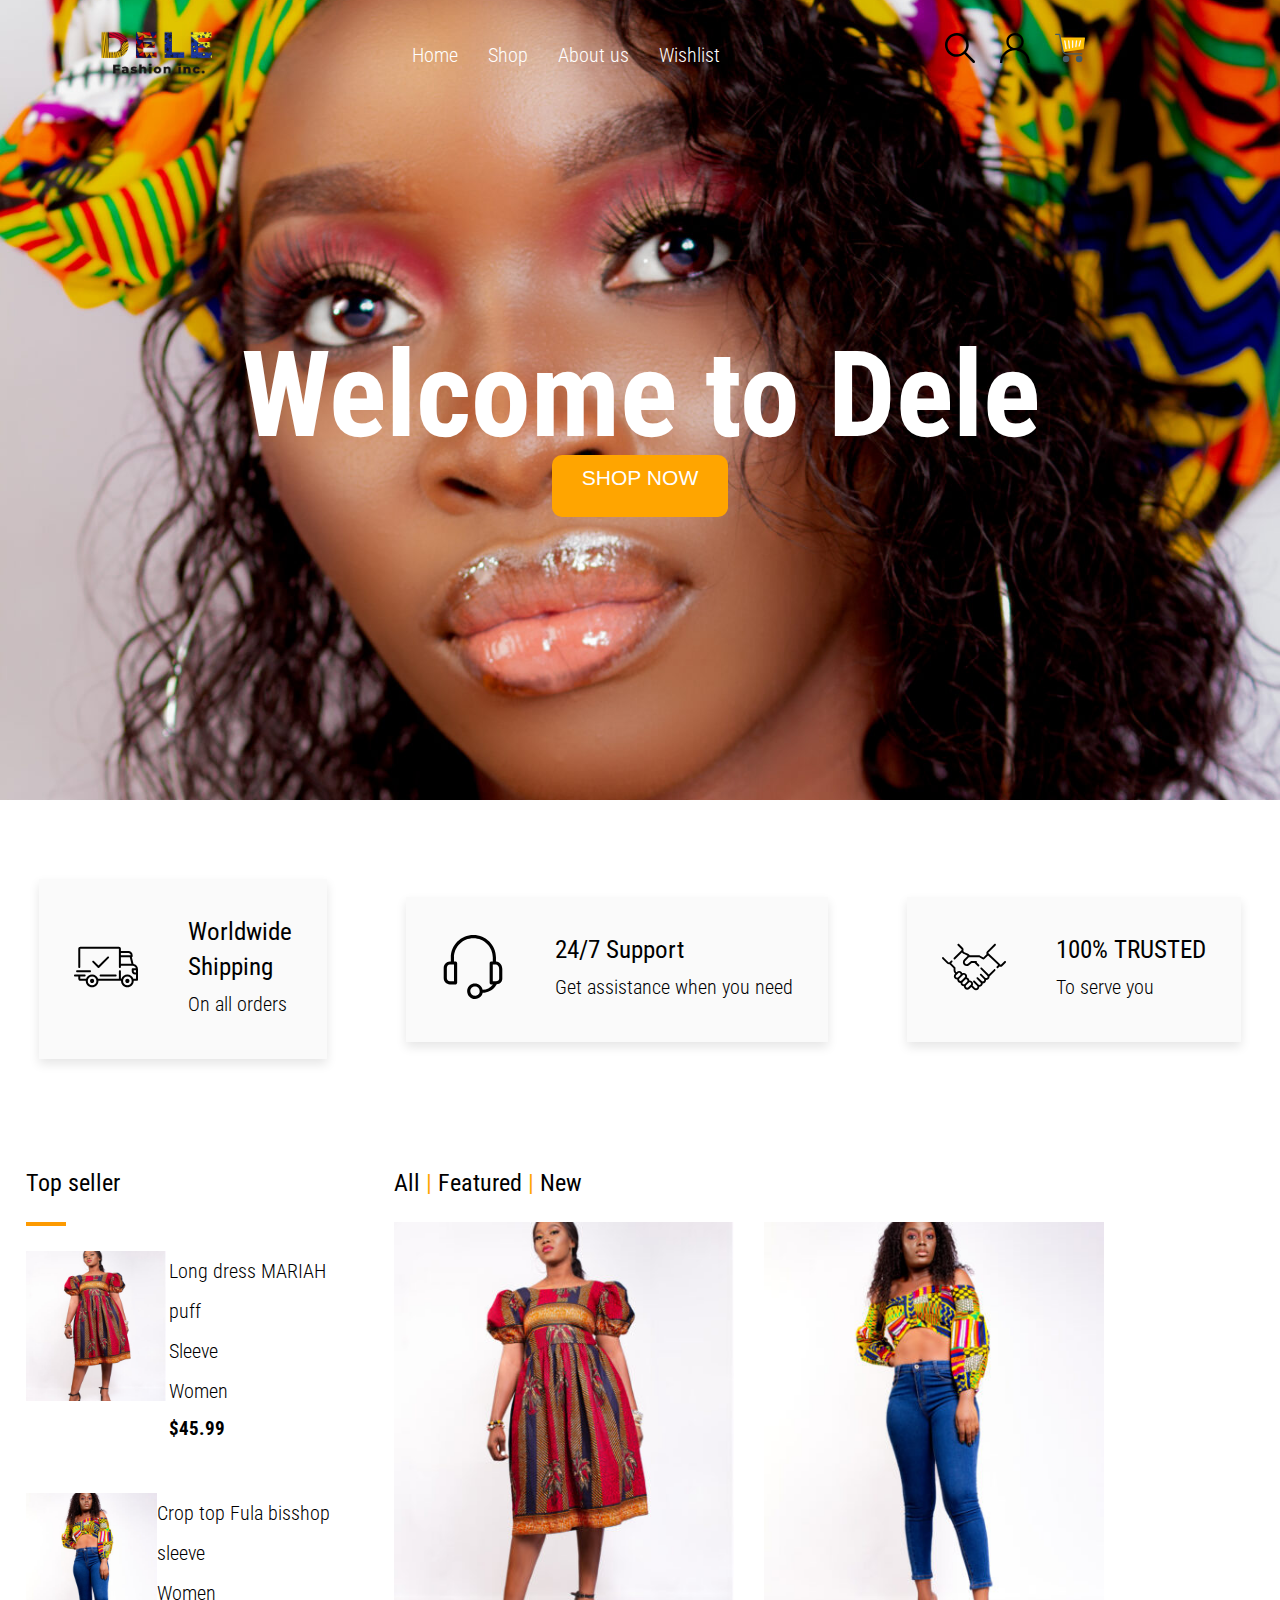
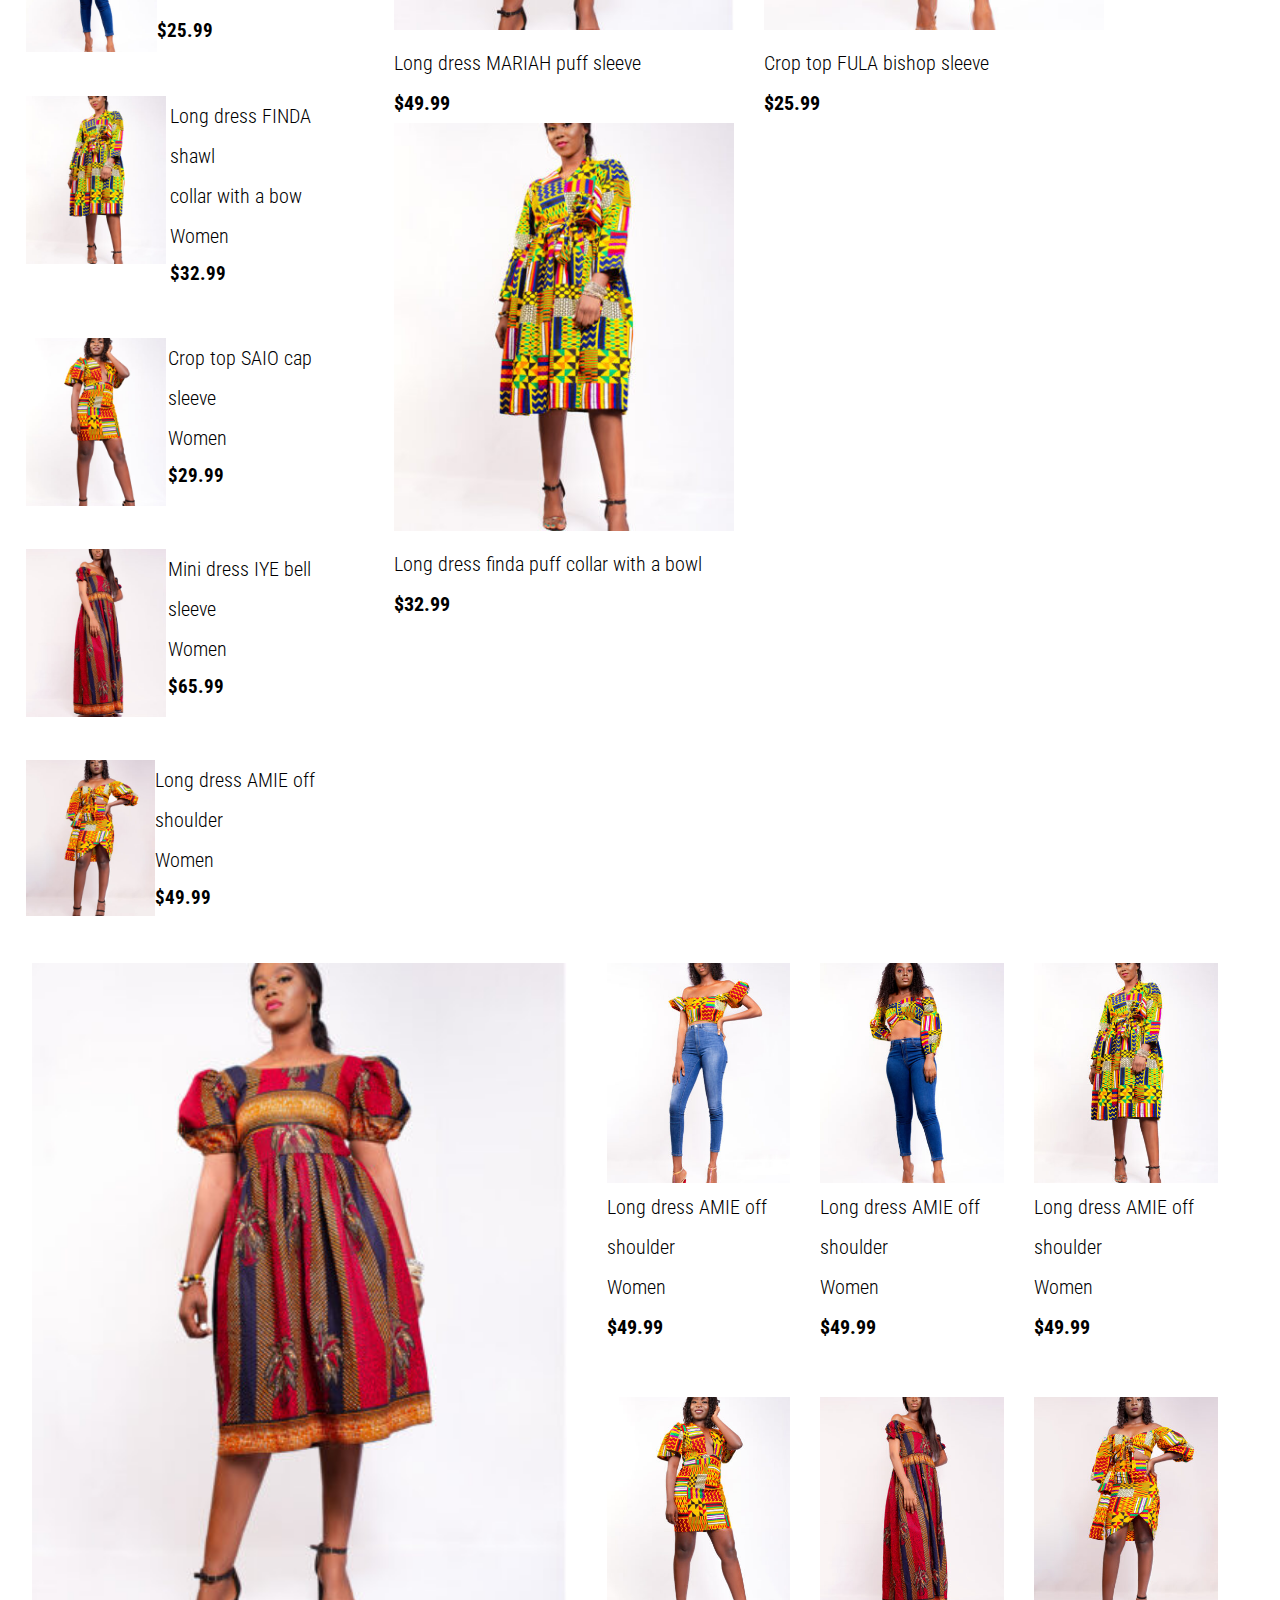
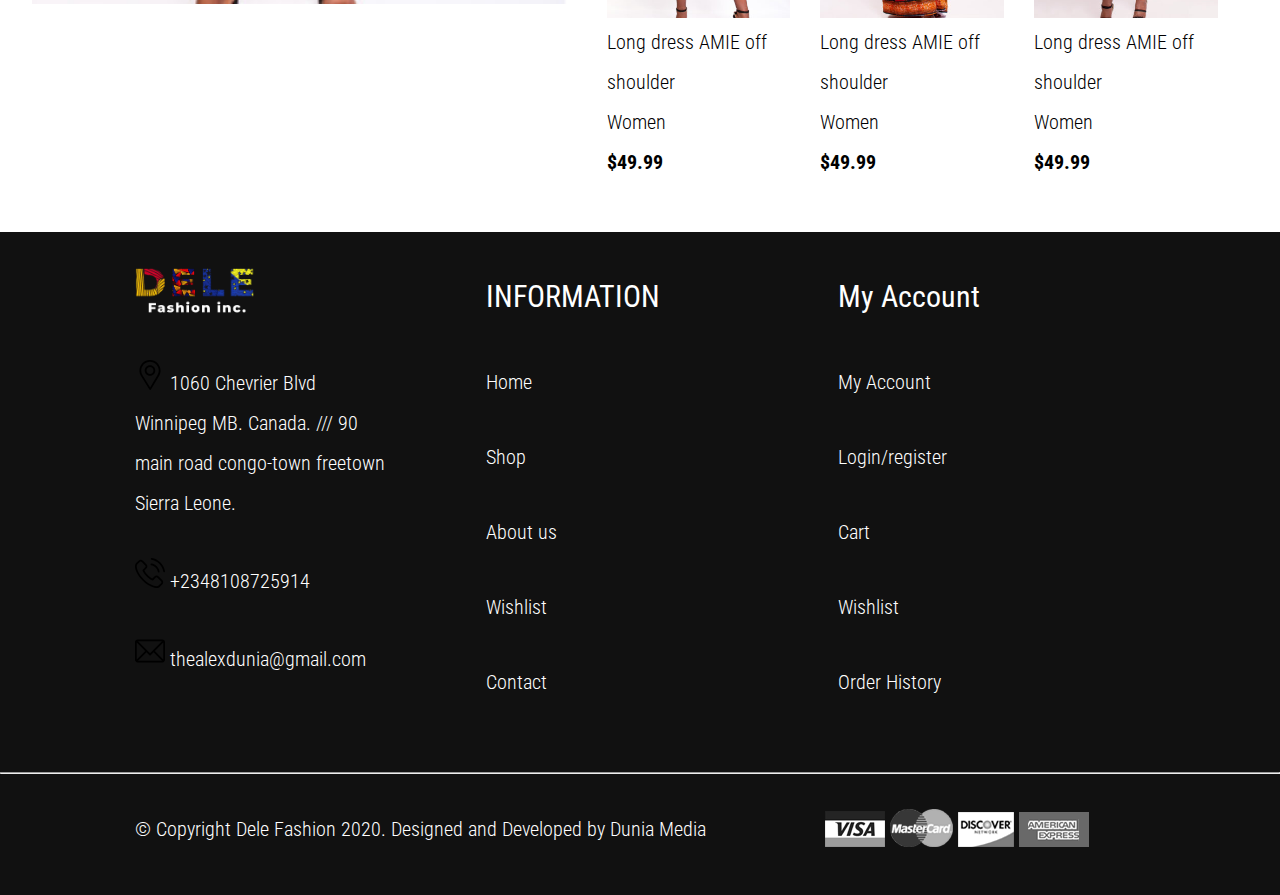
<file: index.html>
<!DOCTYPE html> 
<html>
<head>
<meta charset="UTF-8">
<meta name= "viewport" content="width=device-width, initial-scale=1.0">
<meta name="description" content="easily stream music online">
<meta name="keyword" content="web development, build websites">
<title> British Council </title>
<link rel="stylesheet" href="CSS/style.css">
<link rel="preconnect" href="https://fonts.gstatic.com">
<link href="https://fonts.googleapis.com/css2?family=Roboto+Condensed:wght@300;400;700&display=swap" rel="stylesheet">
</head>
<body> 
	
	<div class="container">
     <div class="navbarr">  

    <div class="logo"> 
     <a href="index.html"> <img src="images/dele.png"> </a>
    </div>
    <div class="nav" id="newdiv"> 
    	
      <ul> 
        <li> <a href="index.html"> Home </a> </li>
        <li> <a href="shop.html"> Shop </a> </li>
        <li> <a href="aboutus.html">About us </a></li>
        <li> <a href="wishlist.html"> Wishlist </a> </li>
        </ul> 
    </div>

     <div class="esvg"> 
      <ul> 
        <li > <img src="svg/search.svg"> </li>
        <li> <img src="svg/profile.svg"> </li>
        <li> <img src="svg/cart.svg"> </li>
        <li> <img src="images/menu.png" class="menuicon" id="fixximage" onclick="menutoggle()"> </li>
         <li> <img src="images/x.png" class="menuiconnn" onclick="menutoggle()"> </li>
        </ul> 
    </div>

</div> 

  <div class="background">

  <div class="navbar"> 

    <div class="logo"> 
     <a href="index.html"> <img src="images/dele.png"> </a>
    </div>
    <div class="nav" id="newdiv"> 
      <ul> 
        <li> <a href="index.html"> Home </a> </li>
        <li> <a href="shop.html"> Shop </a> </li>
        <li> <a href="aboutus.html">About us </a></li>
        <li> <a href="wishlist.html"> Wishlist </a> </li>
        </ul> 
    </div>
    <div class="esvg"> 
      <ul> 
        <li > <img src="svg/search.svg"> </li>
        <li> <img src="svg/profile.svg"> </li>
        <li> <img src="svg/cart.svg"> </li>
        <li> <img src="images/x.png" class="menuicon1" onclick="menutoggle()"> </li>
         <li> <img src="images/x.png" class="menuiconnn" onclick="menutoggle()"> </li>
        </ul> 
    </div>

  
</div>


<div class="text"> 
      <h1> Welcome to Dele </h1>
      <button> <h3>  <a href="shop.html"> SHOP NOW </h3> </a> </button>
    </div>

</div>

</div>

<br> 

<div class="mido">
<div class="universal">

<div class="showcasefloat1">

<div class="showcasebackground">
	<img src="svg/ship.svg">
</div>

<div>
</div>

<div class="text2">
	<ul> 
		<li> <h4> Worldwide <br> Shipping </h4> </li>
		
		<li>  On all orders </li>
	</ul>
</div>
</div>





<div class="showcasefloat1">

<div class="showcasebackground">
	<img src="svg/support.svg">
</div>

<div>
</div>

<div class="text2">
	<ul> 
		<li> <h4> 24/7 Support </h4> </li>
		
		<li>  Get assistance when you need </li>
	</ul>
</div>
</div>



<div class="showcasefloat1">

<div class="showcasebackground">
	<img src="svg/honesty.svg">
</div>

<div>
</div>

<div class="text2">
	<ul> 
		<li> <h4> 100% TRUSTED </h4> </li>
		<li> To serve you </li>
	</ul>
</div>
</div>



</div>
</div>
</div>

<div class="container2">

<div class="salesection">

	<div>
	<h2> Top seller </h2>
    </div>

    <div> 
    	<h2 class="orangeline"> </h2>
    </div>

<div class="longdress">
	
	<div>
	<ul> 
	<li> <img src="images/one.jpeg"> </li>
    </ul>
    </div>

    <div>
	<ul> 
	<li> Long dress MARIAH puff </li>
	<li> Sleeve </li>
	<h4> Women </h4>
	<h3 class="black"> $45.99 </h3>
    </ul> 
    </div>
</div>

<div class="croptop">
	
	<div>
	<ul> 
	<li> <img src="images/two.jpeg"> </li>
    </ul>
    </div>

    <div>
	<ul> 
	<li> Crop top Fula bisshop sleeve </li>
	<h4> Women </h4>
	<h3 class="black"> $25.99 </h3>
    </ul> 
</div>
</div>

<div class="longdress2">
	
	<div>
	<ul> 
	<li> <img src="images/three.jpeg"> </li>
    </ul>
    </div>

    <div>
	<ul> 
	<li> Long dress FINDA shawl </li>
	<li> collar with a bow </li>
	<h4> Women </h4>
	<h3 class="black"> $32.99 </h3>
    </ul> 
    </div>
</div>

<div class="croptop2">
	
	<div>
	<ul> 
	<li> <img src="images/four.jpeg"> </li>
    </ul>
    </div>

    <div>
	<ul> 
	<li> Crop top SAIO cap sleeve </li>
	<h4> Women </h4>
	<h3 class="black"> $29.99 </h3>
    </ul> 
    </div>
</div>

<div class="minidress">
	
	<div>
	<ul> 
	<li> <img src="images/five.jpeg"> </li>
    </ul>
    </div>

    <div>
	<ul> 
	<li> Mini dress IYE bell sleeve </li>
	<h4> Women </h4>
	<h3 class="black"> $65.99 </h3>
    </ul> 
</div>
</div>

<div class="longdress3">
	
	<div>
	<ul> 
	<li> <img src="images/six.jpeg"> </li>
    </ul>
    </div>

    <div>
	<ul> 
	<li> Long dress AMIE off shoulder </li>
	<h4> Women </h4>
	<h3 class="black"> $49.99 </h3>
    </ul> 
    </div>

</div>

</div>



<div class="salesection2">

	<div> 
		<h2> All <span style="color:orange"> | </span> Featured <span style="color:orange"> | </span> New </h2>
	</div>

<div class="salefloat">

	<div class="mainlongdress"> 
	<ul> 
		<li> <img src="images/one.jpeg"> </li>
		<li> Long dress MARIAH puff sleeve </li>
		<li class="black"> $49.99  </li>
	</ul>
</div>

<div class="maincroptop"> 
	<ul> 
		<li> <img src="images/two.jpeg"> </li>
		<li> Crop top FULA bishop sleeve </li>
		<li class="black"> $25.99 </li>
	</ul>
</div>

<div class="mainlongdress2"> 
	<ul> 
		<li> <img src="images/three.jpeg"> </li>
		<li> Long dress finda puff collar with a bowl</li>
		<li class="black"> $32.99 </li>
	</ul>
</div>

</div>

</div>
<div class="clr"> </div>
</div>
</div>




<div class="try">
	
<div class="middleuniversalfloat1">
	 <h1> <img src="images/one.jpeg"> </h1>


</div>




<div class="middleuniversalfloat2">

<div class="middleuniversal">


	<div class="col4">
			<img src="images/seven.jpg">
			<ul> 
	<li> Long dress AMIE off shoulder </li>
	<li> Women </li>
	<li class="black"> $49.99 </li>
          </ul>
  

	</div>

	<div class="col4">
			<img src="images/two.jpeg">
			<ul> 
	<li> Long dress AMIE off shoulder </li>
	<li> Women </li>
	<li class="black"> $49.99 </li>
          </ul>
	</div>

	<div class="col4">
			<img src="images/three.jpeg">
			<ul> 
	<li> Long dress AMIE off shoulder </li>
	<li> Women </li>
	<li class="black"> $49.99 </li>
          </ul>
	</div>

</div>

	<div class="middleuniversal">

		<div class="col4">
			<img src="images/four.jpeg">
			<ul> 
	<li> Long dress AMIE off shoulder </li>
	<li> Women </li>
	<li class="black"> $49.99 </li>
          </ul>
	</div>

	<div class="col4">
			<img src="images/five.jpeg">
			<ul> 
	<li> Long dress AMIE off shoulder </li>
	<li> Women </li>
	<li class="black"> $49.99 </li>
          </ul>
	</div>

	<div class="col4">
			<img src="images/six.jpeg">
			<ul> 
	<li> Long dress AMIE off shoulder </li>
	<li> Women </li>
	<li class="black"> $49.99 </li>
          </ul>
	</div>

</div>

</div>

</div>








<div class="clr"> </div>

<div class="universal2">


<div class="backcolor">
<div class="container3">
<div class="firstfooter">

<div class="contact"> 
<ul> 
<li class="delefooter" > <img src="images/delewhite.png"> </li>
<li class="delefooter1"> <img src="svg/location.svg"> 1060 Chevrier Blvd Winnipeg MB. Canada. /// 90 main road congo-town freetown Sierra Leone. </li>
<li class="delefooter1"> <img src="svg/phone.svg"> +2348108725914 </li>
<li class="delefooter1"> <img src="svg/email.svg"> thealexdunia@gmail.com </li>
</ul>
</div>

<div class="contact2">
	<ul> 
	<li class="delefooter1"> <h2> INFORMATION </h2> </li>
	<li class="line">
	<li class="delefooter1"> Home </li>
	<li class="delefooter1"> Shop </li>
	<li class="delefooter1"> About us </li>
	<li class="delefooter1"> Wishlist </li>
	<li class="delefooter1"> Contact </li>
    </ul>
</div>

<div class="contact3">
	<ul> 
	<li class="delefooter1"> <h2> My Account </h2> </li>
	<li class="line">
	<li class="delefooter1"> My Account </li>
	<li class="delefooter1"> Login/register </li>
	<li class="delefooter1"> Cart </li>
	<li class="delefooter1"> Wishlist </li>
	<li class="delefooter1"> Order History </li>
    </ul>
</div>

</div>


</div>
<hr> 
</div>

<div class="backcolor">
<div class="container3">
<div class="firstfooter">

<div>
<h4> &copy; Copyright Dele Fashion 2020. Designed and Developed by Dunia Media </h4>
</div>

<div>
<ul class="payment"> 
	<li> <img src="images/payment1.png"> </li>
	<li> <img src="images/payment2.png"> </li>
	<li> <img src="images/payment3.png"> </li>
	<li> <img src="images/payment4.png"> </li>
</ul>
</div> 

</div>
</div>
</div>

 <script src="js/newww.js">  </script>
</body> 
</html>
</file>
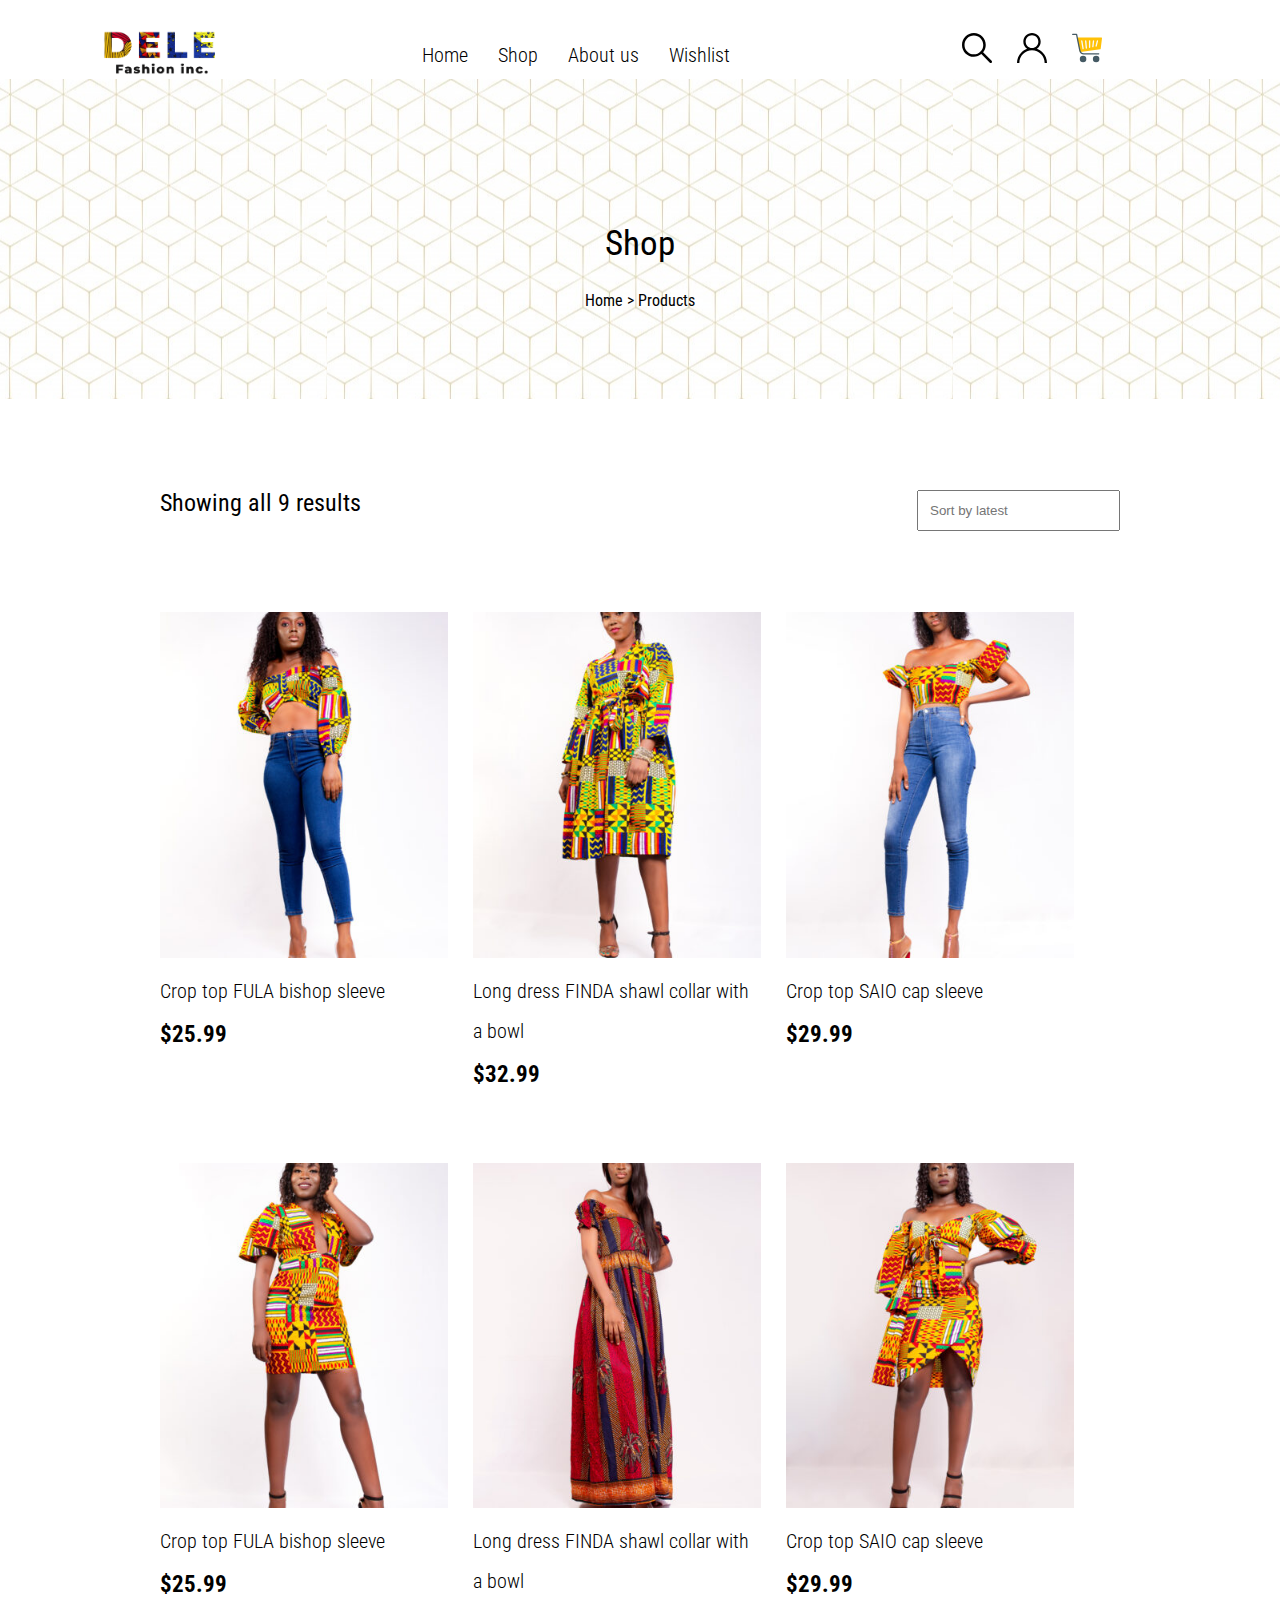
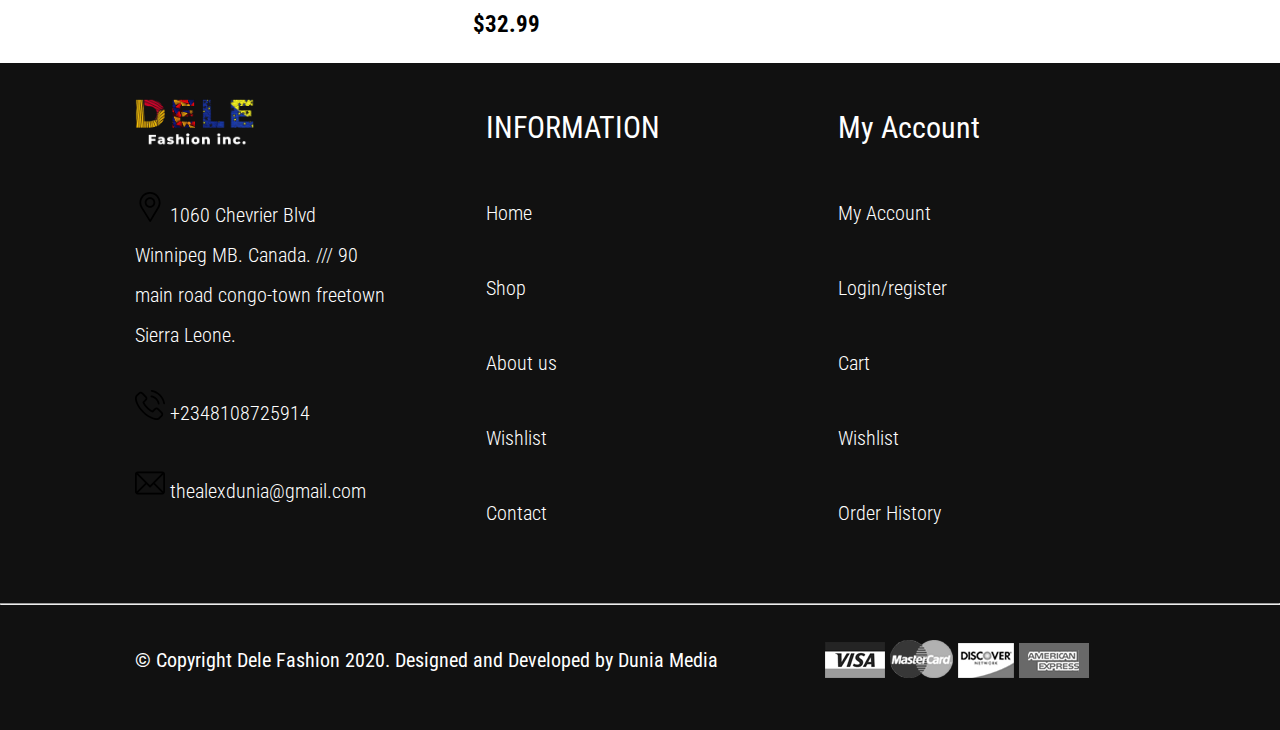
<file: shop.html>
<!DOCTYPE html> 
<html>
<head>
<meta charset="UTF-8">
<meta name= "viewport" content="width=device-width, initial-scale=1.0">
<meta name="description" content="easily stream music online">
<meta name="keyword" content="web development, build websites">
<title> Products </title>
<link rel="stylesheet" href="CSS/shop.css">
<link rel="preconnect" href="https://fonts.gstatic.com">
<link href="https://fonts.googleapis.com/css2?family=Roboto+Condensed:wght@300;400;700&display=swap" rel="stylesheet">
</head>
<body> 


         <div class="navbarr">  

    <div class="logo"> 
     <a href="index.html" > <img src="images/dele.png"> </a>
    </div>
    <div class="nav" id="newdiv"> 
      
      <ul> 
        <li> <a href="index.html"> Home </a> </li>
        <li> <a href="shop.html"> Shop </a> </li>
        <li> <a href="aboutus.html">About us </a></li>
        <li> <a href="wishlist.html"> Wishlist </a> </li>
        </ul> 
    </div>

     <div class="esvg"> 
      <ul> 
        <li > <img src="svg/search.svg"> </li>
        <li> <img src="svg/profile.svg"> </li>
        <li> <img src="svg/cart.svg"> </li>
        <li> <img src="images/menu.png" class="menuicon" onclick="menutoggle()"> </li>
        </ul> 
    </div>

</div> 

   
     
  <header> 
    <div class="navbar">

    <div class="logo"> 
     <a href="index.html"> <img src="images/dele.png"> </a>
    </div>
    <div class="nav" id="newdiv"> 
      <ul> 
        <li> <a href="index.html"> Home </a> </li>
        <li> <a href="shop.html"> Shop </a> </li>
        <li> <a href="aboutus.html">About us </a></li>
        <li> <a href="wishlist.html"> Wishlist </a> </li>
        </ul> 
    </div>
    <div class="esvg"> 
      <ul> 
        <li > <img src="svg/search.svg"> </li>
        <li> <img src="svg/profile.svg"> </li>
        <li> <img src="svg/cart.svg"> </li>
        <li> <img src="images/menu.png" class="menuicon1" onclick="menutoggle()"> </li>
        </ul> 
    </div>

  </div>
</header>


<!-- WHITE BACKGROUND -->

  <div class="background">
  	<h1> Shop </h1>
  	<p> Home > Products </p>
  </div>

   
   <div class="showcase2">
   <div class="catalog"> 

   <div class="category">
   	<h2> Showing all 9 results </h2>
   </div>

  	<div class="formcontrol">
            <form name="contact" >
  				<input type="text" name="name" placeholder="Sort by latest" required> 
  			</form>
  			</div>


   </div>
   </div>
 
    <div class="showcase2">
  <div class="firstlastcontainer">

<div class="lastfirstct"> 
  <ul> 
    <li> <img src="images/two.jpeg"> </li>
    <li> Crop top FULA bishop sleeve </li>
    <li> <h3 class="black"> $25.99 </h3> </li>
    </ul>
</div>

<div class="lastfirstld"> 
  <ul> 
    <li> <img src="images/three.jpeg"> </li>
    <li> Long dress FINDA shawl collar with a bowl </li>
    <li> <h3 class="black"> $32.99 </h3> </li>
    </ul>
</div>

<div class="lastfirstcp2"> 
  <ul> 
    <li> <img src="images/seven.jpg"> </li>
    <li> Crop top SAIO cap sleeve </li>
    <li> <h3 class="black"> $29.99 </h3> </li>
    </ul>
</div>

</div>

<div class="secondlastcontainer">
<div class="lastlastct"> 
  <ul> 
    <li> <img src="images/four.jpeg"> </li>
    <li> Crop top FULA bishop sleeve </li>
    <li> <h3 class="black"> $25.99 </h3> </li>
    </ul>
</div>

<div class="lastlastld"> 
  <ul> 
    <li> <img src="images/five.jpeg"> </li>
    <li> Long dress FINDA shawl collar with a bowl </li>
    <li> <h3 class="black"> $32.99 </h3> </li>
    </ul>
</div>

<div class="lastlastct2"> 
  <ul> 
    <li> <img src="images/six.jpeg"> </li>
    <li> Crop top SAIO cap sleeve </li>
    <li> <h3 class="black"> $29.99 </h3> </li>
    </ul>
</div>

</div>
</div>


	<div class="backcolor">
<div class="container3">
<div class="firstfooter">

<div class="contact"> 
<ul> 
<li class="delefooter" > <img src="images/delewhite.png"> </li>
<li class="delefooter1"> <img src="svg/location.svg"> 1060 Chevrier Blvd Winnipeg MB. Canada. /// 90 main road congo-town freetown Sierra Leone. </li>
<li class="delefooter1"> <img src="svg/phone.svg"> +2348108725914 </li>
<li class="delefooter1"> <img src="svg/email.svg"> thealexdunia@gmail.com </li>
</ul>
</div>

<div class="contact2">
	<ul> 
	<li class="delefooter1"> <h2> INFORMATION </h2> </li>
	<li class="line">
	<li class="delefooter1"> Home </li>
	<li class="delefooter1"> Shop </li>
	<li class="delefooter1"> About us </li>
	<li class="delefooter1"> Wishlist </li>
	<li class="delefooter1"> Contact </li>
    </ul>
</div>

<div class="contact3">
	<ul> 
	<li class="delefooter1"> <h2> My Account </h2> </li>
	<li class="line">
	<li class="delefooter1"> My Account </li>
	<li class="delefooter1"> Login/register </li>
	<li class="delefooter1"> Cart </li>
	<li class="delefooter1"> Wishlist </li>
	<li class="delefooter1"> Order History </li>
    </ul>
</div>

</div>


</div>
<hr> 
</div>


<div class="backcolor">
<div class="container3">
<div class="firstfooter">

<div>
<h4> &copy; Copyright Dele Fashion 2020. Designed and Developed by Dunia Media </h4>
</div>

<div>
<ul class="payment"> 
	<li> <img src="images/payment1.png"> </li>
	<li> <img src="images/payment2.png"> </li>
	<li> <img src="images/payment3.png"> </li>
	<li> <img src="images/payment4.png"> </li>
</ul>
</div> 

</div>
</div>
</div>

<script src="js/newww.js">  </script>
</body>
</html>
</file>
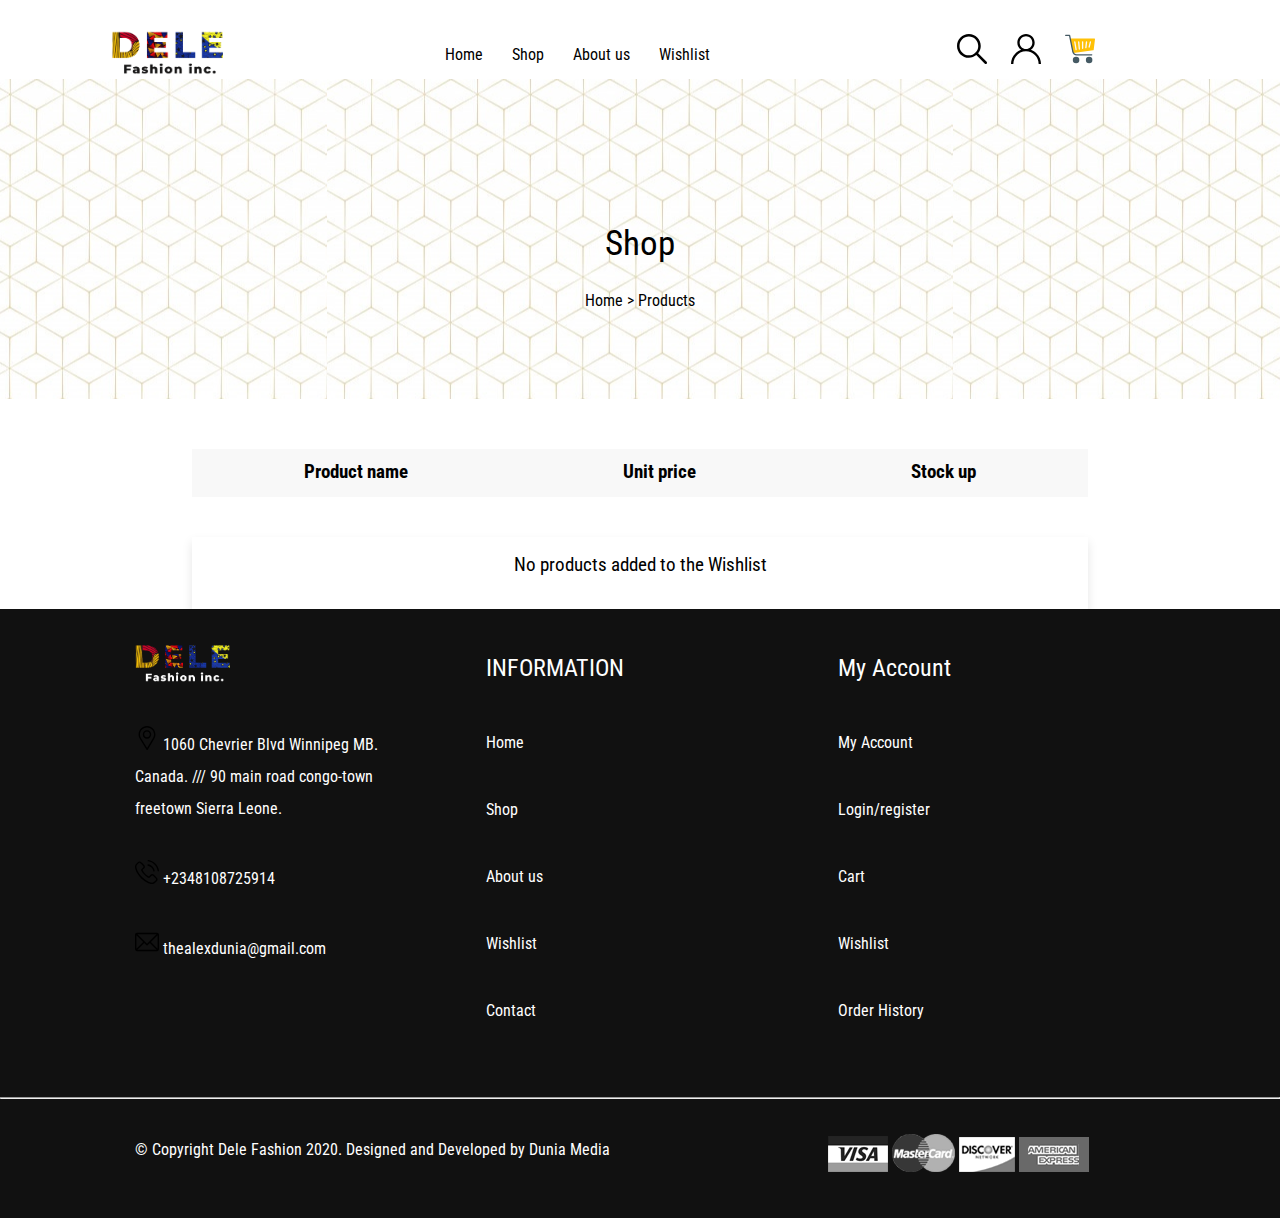
<file: wishlist.html>
<!DOCTYPE html> 
<html>
<head>
<meta charset="UTF-8">
<meta name= "viewport" content="width=device-width, initial-scale=1.0">
<meta name="description" content="easily stream music online">
<meta name="keyword" content="web development, build websites">
<title> Products </title>
<link rel="stylesheet" href="CSS/wishlist.css">
<link rel="preconnect" href="https://fonts.gstatic.com">
<link href="https://fonts.googleapis.com/css2?family=Roboto+Condensed:wght@300;400;700&display=swap" rel="stylesheet">
</head>
<body> 

	 <div class="navbarr">  

    <div class="logo"> 
     <a href="index.html"> <img src="images/dele.png"> </a>
    </div>
    <div class="nav" id="newdiv"> 
      
      <ul> 
        <li> <a href="index.html"> Home </a> </li>
        <li> <a href="shop.html"> Shop </a> </li>
        <li> <a href="aboutus.html">About us </a></li>
        <li> <a href="wishlist.html"> Wishlist </a> </li>
        </ul> 
    </div>

     <div class="esvg"> 
      <ul> 
        <li > <img src="svg/search.svg"> </li>
        <li> <img src="svg/profile.svg"> </li>
        <li> <img src="svg/cart.svg"> </li>
        <li> <img src="images/menu.png" class="menuicon" onclick="menutoggle()"> </li>
        </ul> 
    </div>

</div> 

   
     
  <header> 
    <div class="navbar">

    <div class="logo"> 
     <a href="index.html"> <img src="images/dele.png"> </a>
    </div>
    <div class="nav" id="newdiv"> 
      <ul> 
        <li> <a href="index.html"> Home </a> </li>
        <li> <a href="shop.html"> Shop </a> </li>
        <li> <a href="aboutus.html">About us </a></li>
        <li> <a href="wishlist.html"> Wishlist </a> </li>
        </ul> 
    </div>
    <div class="esvg"> 
      <ul> 
        <li > <img src="svg/search.svg"> </li>
        <li> <img src="svg/profile.svg"> </li>
        <li> <img src="svg/cart.svg"> </li>
        <li> <img src="images/menu.png" class="menuicon1" onclick="menutoggle()"> </li>
        </ul> 
    </div>

  </div>
</header>


<!-- WHITE BACKGROUND -->

  <div class="background">
    <h1> Shop </h1>
    <p> Home > Products </p>
  </div>

<div class="graybackground"> 
  <div> 
    <h3> Product name </h3>
  </div>

  <div>
    <h3> Unit price </h3>
  </div>

  <div>
    <h3> Stock up </h3>
  </div>
</div>

<div class="noproducts"> 
  <h3> No products added to the Wishlist </h3>
</div>


<div class="backcolor">
<div class="container3">
<div class="firstfooter">

<div class="contact"> 
<ul> 
<li class="delefooter" > <img src="images/delewhite.png"> </li>
<li class="delefooter1"> <img src="svg/location.svg"> 1060 Chevrier Blvd Winnipeg MB. Canada. /// 90 main road congo-town freetown Sierra Leone. </li>
<li class="delefooter1"> <img src="svg/phone.svg"> +2348108725914 </li>
<li class="delefooter1"> <img src="svg/email.svg"> thealexdunia@gmail.com </li>
</ul>
</div>

<div class="contact2">
  <ul> 
  <li class="delefooter1"> <h2> INFORMATION </h2> </li>
  <li class="line">
  <li class="delefooter1"> Home </li>
  <li class="delefooter1"> Shop </li>
  <li class="delefooter1"> About us </li>
  <li class="delefooter1"> Wishlist </li>
  <li class="delefooter1"> Contact </li>
    </ul>
</div>

<div class="contact3">
  <ul> 
  <li class="delefooter1"> <h2> My Account </h2> </li>
  <li class="line">
  <li class="delefooter1"> My Account </li>
  <li class="delefooter1"> Login/register </li>
  <li class="delefooter1"> Cart </li>
  <li class="delefooter1"> Wishlist </li>
  <li class="delefooter1"> Order History </li>
    </ul>
</div>

</div>


</div>
<hr> 
</div>


<div class="backcolor">
<div class="container3">
<div class="firstfooter">

<div>
<h4> &copy; Copyright Dele Fashion 2020. Designed and Developed by Dunia Media </h4>
</div>

<div>
<ul class="payment"> 
  <li> <img src="images/payment1.png"> </li>
  <li> <img src="images/payment2.png"> </li>
  <li> <img src="images/payment3.png"> </li>
  <li> <img src="images/payment4.png"> </li>
</ul>
</div> 

</div>
</div>
</div>

<script src="js/newww.js">  </script>
</body>
</html>
</file>
<file: CSS/style.css>
*{
	box-sizing:border-box;
	padding:0;
	margin:0;`
}

p{
	margin:10px 0;
	line-height:1.5em;
}

a{
	color:black;
	text-decoration:none;
}

.text h1{
	overflow:hidden;
	margin:auto;
}

li{
	list-style:none;
	line-height: 2em;
      font-size: 20px;
    font-weight: 300;
    line-height: 2em;
}

h4{
	    font-size: 20px;
    font-weight: 300;
    line-height: 2em;
}

h1, h2, h3 {
	font-weight: 400;
	line-height: 2em;
	margin-bottom:15px;
}

/**/

a{
	text-decoration: none;
	color:white;
}

img{
	max-width: 100%;
}

body{
	font-family: 'Roboto Condensed', sans-serif;
}



.middleuniversalfloat1{
	margin-right:40px;
width:50%
	
}

.middleuniversalfloat1 img{
	width:100%;
}

.middleuniversalfloat2{
	width:60%;
	
	}




.try{
	display:flex;
	justify-content: space-between;
	margin:auto;
	
	width:95%;
}


.middleuniversal{
	display:flex;
    
	align-items:center;
	margin:auto;
	
	
}


.col4{
	margin-bottom:50px;
	margin-right:30px;
	flex-basis:29%;
}

.col4 img{
	
	width:100%;
}


.clr{
	clear:both;
}


.logo img {
	width:7em;
}

.menuicon{
		visibility:hidden;
	}

.nav li{
   display:inline;
   margin-right:25px;
   color:white;
}


.esvg li{
	display:inline;
	margin-right:20px;
}

.esvg img {
	fill:orange;
	width:30px;
	height:30px;
}

.navbar{
	padding-top:30px;
	display:flex;
	justify-content:space-around;
	align-items: center;
}

.background{
	height:50em;
	background-size:cover;
	background-image: url(../images/background.jpeg);
	background-position:center; 
	background-repeat:no-repeat; 
}

.menuicon1{
	visibility:hidden;
}

.menuiconnn{
		display:none;
	}

.text{
	color:white;
	text-align:center;
	font-weight:600;
	margin-top:20%;
}

.text h1{
	
	font-weight:bold;
	font-size:120px;
	line-height:1em;
	  animation: type 5s ease-in;
	  white-space: nowrap;
}

.text button{
    display:inline-block;
	padding:2px 30px;
	background-color:orange;
	color:white;
	font-size:18px;
	border:0;
	border-radius:10px;
}

/* The typing effect */
@keyframes type {
  0%{
  	width:0;
  }
  50%{
  	width:100%;
  }
  100%{
  	width:100%;
  }
}



/** showcase **/
.showcasebackground img {
	margin-right:50px;
 width:4em;
 color:blue;
}

.text2 li h4{
	font-size:25px;
	font-weight:400;
	line-height: 1.4em;
}

.showcasefloat1:hover{
	color:white;
	background-color:orange;
	font-size:20px;
	font-weight:400;
	line-height: 1.4em;
}

.showcasebackground:hover{
	color:white;
	background-color:orange;
	font-size:20px;
	font-weight:400;
	line-height: 1.4em;
}

.showcasefloat1{
		background-color:#fafafa;
	display:flex;
	padding:35px;
	
	align-items: center;
	box-shadow: 0 5px 10px rgb(0, 0, 0, 0.1);
}

}

.showcasefloat2{
		background-color:#fafafa;
	display:flex;
	padding:35px;
	
	align-items: center;
	box-shadow: 0 5px 10px rgb(0, 0, 0, 0.1);
}

.showcasefloat3{
		background-color:#fafafa;
	display:flex;
	padding:35px;
	
	align-items: center;
	box-shadow: 0 5px 10px rgb(0, 0, 0, 0.1);
}

.universal{
	margin-top:60px;
	margin-bottom:100px;
	width:100%;
	align-items:center;
	display:flex;
	justify-content:space-around;
	
}

.longdress{
	justify-content: space-around;
	margin-bottom:30px;
	display:flex;
}

.longdress img{
	height:7.5em;
	margin-right:30px;
	width:7em;
}

.croptop{
	justify-content: space-around;
	margin-bottom:30px;
	display:flex;
}

.croptop img{
	margin-right:30px;
	width:7em;
}

.longdress2{
	justify-content: space-around;
	margin-bottom:30px;
	display:flex;
}

.longdress2 img{
	margin-right:30px;
	width:7em;
}

.croptop2{
	justify-content: space-around;
	margin-bottom:30px;
	display:flex;
}

.croptop2 img{
	width:7em;
	margin-right:30px;
}


.minidress{
	justify-content: space-around;
	margin-bottom:30px;
	display:flex;
}

.minidress img{
	margin-right:30px;
	width:7em;
}


.longdress3{
	justify-content: space-around;
	margin-bottom:30px;
	display:flex;
}

.longdress3 img{
	margin-right:30px;
	width:7em;
}

.mainlongdress img{
	margin-right:30px;
	width:17em;
}

.maincroptop img{
	margin-right:30px;
	width:17em;
}

.mainlongdress2 img{
	margin-right:30px;
	width:17em;
}

.salefloat{
	display:flex;
	flex-wrap: wrap;
}

.salesection{
	width:25%;
	float:left;
}

.salesection li{
	font-size:20px;
	font-weight:300;
}

.orangeline{
	display:block;
	width:40px;
	height:4px;
	background:#fd9a01;
	margin-bottom:25px;
}

.orangelinex{
	width:4px;
	height:40px;
	background:#fd9a01;
	margin-right:25px;
}


.xaxis{
  display:flex;
  justify-content: space-between;
}


.black{
	font-weight:700;
}

.salesection2{
	float:right;
	width:70%;
}

.container2{
	margin:auto;
	width:96%;
}

.bigimage {
		margin-right:90px;
	width:30em;
}

.firstlastcontainer{
	display:flex;
	
}


.secondlastcontainer{
	display:flex;	
}


.firstlastcontainerfloat{
	width:57%;
	
}

.downflex{
	display:flex;
	
}

.bigimage img{
	width:30em;
}

.lastfirstct {
	margin-right:25px;
	width:30%;

}

.lastfirstld{
	margin-right:25px;
	width:30%;

}

.lastfirstcp2 {
	margin-right:25px;
	width:30%;

}

.lastlastct {
	margin-right:25px;
	width:30%;


}

.lastlastld {
	margin-right:25px;
	width:30%;
}

.lastlastct2 {
margin-right:25px;
	width:30%;
}

/** allfotters **/

.backcolor{
	background-color:#111111;
	color:white;
}

.contact{
	width:70%;
	margin-right:100px;
}


.contact img{
	width:1.5em;
}

.contact2{
	width:70%;
	margin-right:100px;
}

.contact3{
	width:70%;
	
}

.delefooter img{
	width:6em;
	margin-bottom:30px;
}

.firstfooter{
	display:flex;
	justify-content:space-between;

	padding:35px;
	
}

.container3{
	margin-left:100px;
	width:80%;
}

.delefooter1{
	margin-bottom:35px;
}

.payment li{
	display:inline;
}

.payment img{
	filter:grayscale(100%);
}

.payment img:hover{
	filter:grayscale(0%);
}

.secondfooter{
	display:flex;
	justify-content:space-between;

}

.navbarr{
	display:none;
}

.trial{
	align-items:center;
	text-align:center;
	margin:auto;
}

.trial img{
	width:7em;
}

.salesection2 li h4{
	font-size: 400px;
}

   


@media (max-width: 1000px){

	.menuiconnn{
		display:none;
	}
	
    .navbarr{
     	background-color:white;
     	color:white;
     	align-items:center;
     	visibility:visible;
		padding:10px;
		display:flex;
	    justify-content:space-around;
	    align-items: center;
     }

     .navbar{
     	visibility:hidden;
     }

     .navbarr img{
     	width:5em;
     }

      .esvgb img{
     	width:6em;
     }

     	#newdiv ul{
			position:absolute;
		top:65px;
		left:0;
		width:100%;
		padding:0 10px;
		text-align:left;
		background:white;
	}



	.nav ul li a{
		color:black;
		border-bottom:1px solid #ff523b;
		display:block;
	}

	.nav ul li {
			font-size:12px;
			font-weight:500;
	}

	.background{
	background-image: url(../images/bground.jpeg);
	background-size:cover;
}

	.menuiconn{
		display:block;
	}


.showcasefloat3{
	background-color:#fafafa;
	margin-left:50px;
	width:30%;
	padding:30px;
	align-items: center;
	text-align:center;
	display:block;
	box-shadow: 0 5px 10px rgb(0, 0, 0, 0.1);
	

}

.universal img{
	margin-bottom:20px;

}

.universal h4{
	font-size:25px;
}

.showcasefloat2{
	background-color:#fafafa;
	margin-left:50px;
	width:30%;
	padding:30px;
	align-items: center;
	text-align:center;
	display:block;
	box-shadow: 0 5px 10px rgb(0, 0, 0, 0.1);
	
}

.showcasefloat1{
	background-color:#fafafa;
	margin-left:50px;
	width:30%;
	padding:30px;
	align-items: center;
	text-align:center;
	display:block;
	box-shadow: 0 5px 10px rgb(0, 0, 0, 0.1);
	
}

.showcasefloat1 img{
	align-items: center;
	text-align: center;
}

.showcasebackground img {
	margin-right:50px;
 width:3em;
 color:blue;
 text-align:center;
 align-items: center;
}

.salesection{
	width:100%;
	float:none;
}

.salesection2{
	float:none;
	width:100%;
	
}
	

}


@media (max-width: 800px){
     
    .navbarr{
     	background-color:white;
     	color:white;
     	visibility:visible;
		padding:10px;
		margin: auto;
		display:flex;
	    justify-content:space-around;
	    align-items: center;
     }
    

     .navbar{
     	visibility:hidden;
     }

     .navbarr img{
     	width:5em;
     }

      .esvgb img{
     	width:6em;
     }

		.background{
	background-image: url(../images/phonedele.jpeg);
	background-size:cover;
	padding:10px 10px;
		
	}

	.menuicon{
		visibility:visible;
	}

	.menuiconnn{
		visibility:hidden;
	}

	
   #newdiv{
   	visibility:hidden;
   }

	#newdiv ul{
		position:absolute;
		top:60px;
		left:0;
		width:100%;
		padding:20px;
		font-size:19px;
		text-align:left;
		background:white;
	}

	

	.nav ul li a{
		color:black;
		border-bottom:1px solid #ff523b;
		padding:8px;
		display:block;
	}

	.middleuniversalfloat1{
		margin:auto;
		width:80%;
	}

	.middleuniversalfloat2{
		margin:auto;
		width:85%;
	}

	.middleuniversal{
		display:block;
		width:100%;

	}
    
 

	.try{
		display:block;
		width:100%;
			margin:auto;
	}


.nav li{
   display:inline;
   margin-right:25px;
   color:white;
}

.esvg li{
	display:inline;
	margin-right:20px;
}


.esvg img{
	width:1.1em;
}

.navbar{
     width:90%;
     margin:auto;
	padding-top:30px;
	display:flex;
	justify-content: space-around;
	align-items: center;
}
	.text h1{
	font-weight:normal;
	font-size:80px;
	line-height:1em;
	overflow:scroll;
}

 .text button h3{
 	
 	  margin:auto;
 }

.text button{

     display:inline-block;
     align-items: center;
    text-align:center;
    margin:auto;
	padding: 1px 30px;
	background-color:orange;
	color:white;
	font-size:12px;
	border:0;
	border-radius:10px;
}

.showcasefloat3{
		background-color:#fafafa;
	display:block;
	margin-left:20px;
	width:80%;
	padding:30px;
	align-items: center;
	text-align:center;
	display:flex;
	margin:auto;
	margin-bottom:40px;
	box-shadow: 0 5px 10px rgb(0, 0, 0, 0.1);
}
	.showcasefloat2{
	background-color:#fafafa;
	display:block;
	margin-left:20px;
	width:80%;
	padding:30px;
	align-items: center;
	text-align:center;
	display:flex;
	margin:auto;
	margin-bottom:40px;
	box-shadow: 0 5px 10px rgb(0, 0, 0, 0.1);
}

.mido{
	margin:auto;
	align-items: center;
	text-align:center;
}

.showcasefloat1{
	background-color:#fafafa;
	display:block;
	margin:auto;
	
	width:80%;
	padding:30px;
	align-items: center;
	text-align:center;
	display:flex;
	margin-bottom:40px;
	box-shadow: 0 5px 10px rgb(0, 0, 0, 0.1);
}

.text2{
	margin:auto;
	text-align:center;
	align-items: center;
}

.universal{
	display:block;
	margin:auto;
	text-align:center;
	align-items:center;

}

.salesection{
	width:80%;
	float:none;
	margin:auto;
}

.salesection h2{
	text-align:center;
}

.salesection2 h2{
	text-align:center;
}

.orangeline{
	margin:auto;
	margin-bottom:30px;
}


.salesection2{
	float:none;
	width:80%;
	margin:auto;
	
}

.bigimage img{
	width:70%;	
	
}

.salefloat{
	display:block;
	
}

.longdress{
	margin-bottom:30px;
	display:flex;
	font-size:15px;
}

.longdress img{
	height:40%;
	
	width:10em;
}

.longdress ul{
 	margin-left:10px;
 }

.croptop{
	margin-bottom:30px;
	display:flex;
	font-size:15px;
}

.croptop img{
	
	width:10em;
}

.croptop ul{
 	margin-left:10px;
 }

.longdress2{
	margin-bottom:30px;
	display:flex;
	font-size:15px;
}

.longdress2 img{
	
	width:10em;
}

.longdress2 ul{
 	margin-left:10px;
 }

.croptop2{
	margin-bottom:30px;
	display:flex;
	font-size:15px;
}

.croptop2 img{
	width:10em;
}

.croptop2 ul{
 	margin-left:10px;
 }


.minidress{
	margin-bottom:30px;
	display:flex;
	font-size:15px;
}

.minidress img{
	width:10em;
}

.minidress ul{
 	margin-left:10px;
 }


.longdress3{
	margin-bottom:30px;
	display:flex;
	font-size:15px;
}

.longdress3 img{
	width:10em;
}

 .longdress3 ul{
 	margin-left:10px;
 }

.downflex{
	display:block;
}

.secondfooter{
	display:block;
}


.container2{
	margin:auto;
	width:96%;
	align-items:center;
}

.salesection{
	margin:auto;
	width:96%;
	align-items:center;
}


.firstlastcontainer{
	display:block;
	
}


.secondlastcontainer{
	display:block;	
}
	
.lastfirstct {
	margin-bottom:35px;
	width:180%;

}

.lastfirstld{
	margin-bottom:35px;
	width:180%;

}

.lastfirstcp2 {
margin-bottom:35px;
	width:180%;

}

.lastlastct {
	margin-bottom:35px;
	width:180%;
}

.lastlastld {
	margin-bottom:35px;
	width:180%;
}

.lastlastct2 {
margin-bottom:35px;
	width:180%;
}

.container3{
	margin-left:0;
	width:0%;
}


/** Footer **/
.contact img{
	width:1.5em;
}


.contact{
	width:100%;
	margin-right:0px;
}


.contact2{
	width:100%;
	margin-right:0px;
}

.contact3{
	width:100%;
	
}

.delefooter img{
	width:6em;
	margin-bottom:30px;
}

.firstfooter{
	display:block;


	padding:35px;
	
}

.container3{
	margin-left:00px;
	width:100%;
}

.delefooter1{
	margin-bottom:35px;
}

.payment li{
	display:inline;
}

.payment img{
	filter:grayscale(100%);
}

.payment img:hover{
	filter:grayscale(0%);
}

.secondfooter{
	display:block;

}

}



@media (max-width: 500px){

.text h1{
	font-weight:normal;
	font-size:50px;
	line-height:1em;
}

 .text button h3{
 	
 	  margin:auto;
 }

.text button{

     display:inline-block;
     align-items: center;
    text-align:center;
    margin:auto;
	padding: 1px 30px;
	background-color:orange;
	color:white;
	font-size:7px;
	border:0;
	border-radius:10px;
}

}
</file>
<file: CSS/shop.css>
*{
	box-sizing:border-box;
	padding:0;
	margin:0;
}

p{
	margin:10px 0;
	line-height:1.5em;
}

a{
	color:black;
	text-decoration:none;
}

li{
	list-style:none;
	line-height: 2em;
      font-size: 20px;
    font-weight: 300;
    line-height: 2em;
}

h4{
	    font-size: 20px;
    font-weight: 300;
    line-height: 2em;
}

h1, h2, h3, h4 {
	font-weight: 400;
	line-height: 2em;
	margin-bottom:15px;
}

img{
	max-width: 100%;
}

body{
	font-family: 'Roboto Condensed', sans-serif;
}

.black{
	font-weight:700;
}




.navbarr{
	display:none;
}

.menuicon{
		visibility:hidden;
	}

.logo img {
	width:7em;
}

.menuicon{
		visibility:hidden;
	}

.nav li{
   display:inline;
   margin-right:25px;
   color:white;
}


.esvg li{
	display:inline;
	margin-right:20px;
}

.esvg img {
	fill:orange;
	width:30px;
	height:30px;
}

.navbar{
	padding-top:30px;
	display:flex;
	justify-content:space-around;
	align-items: center;
	background-color:white;
	position:relative;
}

.clr{
	clear:both;
}

.background{
	height:20em;
	width:100%;
	background-image: url(../images/backgroundd.jpg);
	background-position:center; 
	text-align:center;  
}

.background h1{
	padding-top:130px;
	margin-bottom:10px;
	font-size:35px;
}

.menuicon1{
	visibility:hidden;
}


/** products **/

.catalog{
	margin-top:80px;
	margin-bottom:70px;
	display:flex;
	justify-content: space-between;
	align-items:center;
}

.formcontrol input{
	padding:11px;
}

.firstlastcontainer{
	display:flex;
	margin-top:50px;
	
}

.secondlastcontainer{
	display:flex;
	margin-top:50px;	
}

.lastfirstct {
	margin-right:25px;
	width:30%;
}

.lastfirstct img:hover{
	transform:translateY(-15px);
	transition: transform 0.3s ease-in;
}


.lastfirstld{
	margin-right:25px;
	width:30%;

}

.lastfirstld img:hover{
	transform:translateY(-15px);
	transition: transform 0.3s ease-in;
}

.lastfirstcp2 {
	margin-right:25px;
	width:30%;

}

.lastfirstcp2 img:hover{
	transform:translateY(-15px);
	transition: transform 0.3s ease-in;
}

.lastlastct {
	margin-right:25px;
	width:30%;
}

.lastlastct img:hover{
	transform:translateY(-15px);
	transition: transform 0.3s ease-in;
}

.lastlastld {
	margin-right:25px;
	width:30%;
}

.lastlastld img:hover{
	transform:translateY(-15px);
	transition: transform 0.3s ease-in;
}

.lastlastct2 {
margin-right:25px;
	width:30%;
}

.lastlastct2 img:hover{
	transform:translateY(-15px);
	transition: transform 0.3s ease-in;
}

.showcase2{
	width:75%;
	margin:auto;
}





.backcolor{
	background-color:#111111;
	color:white;
}

.contact{
	width:70%;
	margin-right:100px;
}


.contact img{
	width:1.5em;
}

.contact2{
	width:70%;
	margin-right:100px;
}

.contact3{
	width:70%;
	
}

.delefooter img{
	width:6em;
	margin-bottom:30px;
}

.firstfooter{
	display:flex;
	justify-content:space-between;

	padding:35px;
	
}

.container3{
	margin-left:100px;
	width:80%;
}

.delefooter1{
	margin-bottom:35px;
}

.payment li{
	display:inline;
}

.payment img{
	filter:grayscale(100%);
}

.payment img:hover{
	filter:grayscale(0%);
}

.secondfooter{
	display:flex;
	justify-content:space-between;

}




@media (max-width: 1000px){
	
    .navbarr{
     	background-color:white;
     	color:white;
     	align-items:center;
     	visibility:visible;
		padding:10px;
		display:flex;
	    justify-content:space-around;
	    align-items: center;
     }
    

     .navbar{
     	display:none;
     }

     /* new stuff */

     .navbarr img{
     	width:1.5em;
     }

      .logo img{
     	width:5em;
     }

     /* END OF NEW STUFF */

     .menuicon{
		visibility:visible;
	}

	
   #newdiv{
   	visibility:hidden;
   }

   .menuicon{
		width:20%;
	}


	#newdiv ul{
			position:absolute;
		top:65px;
		left:0;
		width:100%;
		padding:0 30px;
		font-size:2px;
		text-align:left;
		background:white;
	}

	.nav ul li a{
		color:black;
		border-bottom:1px solid #ff523b;
		display:block;
	}

	.nav ul li {
			font-size:13px;
			font-weight:500;
	}

.background{
	height:10em;
	width:100%;
	background-image: url(../images/backgroundd.jpg);
	background-size:cover; 
	text-align:center;  
}

.background h1{
	padding-top:50px;
	margin-bottom:10px;
	font-size:22px;
	font-weight:bold;
}


.firstlastcontainer .lastfirstct{
	margin-right:0px;
}

.lastfirstct {
	margin-right:0px;
	width:100%;
}


.lastfirstld{
	margin-right:0;
	width:100%;

}


.lastfirstcp2 {
	margin-right:0;
	width:100%;

}


.lastlastct {
	margin-right:0px;
	width:100%;
}

.lastlastld {
	margin-right:0px;
	width:100%;
}

.lastlastct2 {
margin-right:0px;
	width:100%;
}

.showcase2{
	width:50%;
	margin:auto;
}

.firstlastcontainer{
	display:block;
	margin-top:50px;
	
}

.secondlastcontainer{
	display:block;
	margin-top:50px;	
}

.catalog{
	display:block;
	margin-top:40px;
	text-align:center;
}

.esvg img{
	width:1.1em;
}










.contact img{
	width:1.5em;
}


.contact{
	width:100%;
	margin-right:0px;
}


.contact2{
	width:100%;
	margin-right:0px;
}

.contact3{
	width:100%;
	
}

.delefooter img{
	width:6em;
	margin-bottom:30px;
}

.firstfooter{
	display:block;


	padding:35px;
	
}

.container3{
	margin-left:00px;
	width:100%;
}

.delefooter1{
	margin-bottom:35px;
}

.payment li{
	display:inline;
}

.payment img{
	filter:grayscale(100%);
}

.payment img:hover{
	filter:grayscale(0%);
}

.secondfooter{
	display:block;

}

}
</file>
<file: CSS/wishlist.css>
*{
	box-sizing:border-box;
	padding:0;
	margin:0;
}

p{
	margin:10px 0;
	line-height:1.5em;
}

a{
	color:black;
	text-decoration:none;
}

li{
	list-style:none;
	line-height: 2em;

}

h1, h2, h3, h4 {
	font-weight: 400;
	line-height: 2em;
	margin-bottom:15px;
}


img{
	max-width: 100%;
}

body{
	font-family: 'Roboto Condensed', sans-serif;

}





.navbarr{
	display:none;
}

.menuicon1{
	visibility:hidden;
}

.logo img {
	width:7em;
}

.menuicon{
		visibility:hidden;
	}

.nav li{
   display:inline;
   margin-right:25px;
   color:white;
}


.esvg li{
	display:inline;
	margin-right:20px;
}

.esvg img {
	fill:orange;
	width:30px;
	height:30px;
}

.navbar{
	padding-top:30px;
	display:flex;
	justify-content:space-around;
	align-items: center;
	background-color:white;
	position:relative;
}

.clr{
	clear:both;
}

.background{
	height:20em;
	width:100%;
	background-image: url(../images/backgroundd.jpg);
	background-position:center; 
	text-align:center;  
}

.background h1{
	padding-top:130px;
	margin-bottom:10px;
	font-size:35px;
}


.graybackground{
	width:70%;
	margin:auto;
	display:flex;
	justify-content:space-around;
	background-color:#f8f8f8;
	align-items: center;
	text-align: center;
	margin-top:50px;
	padding:5px;
}

.graybackground h3{
  font-weight:bold;
  text-align: center;
  margin:auto;
  align-items: center;
}

.noproducts{
	background-color:white;
	width:70%;
	text-align:center;
  margin:auto;
  align-items: center;
  padding:10px;
  margin-top:40px;
	box-shadow: 0 5px 10px rgb(0, 0, 0, 0.1);;
}



.backcolor{
	background-color:#111111;
	color:white;
}

.contact img{
	width:1.5em;
}


.contact{
	width:70%;
	margin-right:100px;
}


.contact2{
	width:70%;
	margin-right:100px;
}

.contact3{
	width:70%;
	
}

.delefooter img{
	width:6em;
	margin-bottom:30px;
}

.firstfooter{
	display:flex;
	justify-content:space-between;

	padding:35px;
	
}

.container3{
	margin-left:100px;
	width:80%;
}

.delefooter1{
	margin-bottom:35px;
}

.payment li{
	display:inline;
}

.payment img{
	filter:grayscale(100%);
}

.payment img:hover{
	filter:grayscale(0%);
}

.secondfooter{
	display:flex;
	justify-content:space-between;

}



@media (max-width: 1000px){
	
    .navbarr{
     	background-color:white;
     	color:white;
     	align-items:center;
     	visibility:visible;
		padding:10px;
		display:flex;
	    justify-content:space-around;
	    align-items: center;
     }
    

     .navbar{
     	display:none;
     }

     /* new stuff */

     .navbarr img{
     	width:1.5em;
     }

      .logo img{
     	width:5em;
     }

     /* END OF NEW STUFF */

     .menuicon{
		visibility:visible;
	}

	
   #newdiv{
   	visibility:hidden;
   }

	.menuicon{
		width:20%;
	}

		#newdiv ul{
			position:absolute;
		top:65px;
		left:0;
		width:100%;
		padding:0 30px;
		font-size:2px;
		text-align:left;
		background:white;
	}

	.nav ul li a{
		color:black;
		border-bottom:1px solid #ff523b;
		display:block;
	}

	.nav ul li {
			font-size:13px;
			font-weight:500;
	}

	



	.background{
	height:10em;
	width:100%;
	background-image: url(../images/backgroundd.jpg);
	background-size:cover; 
	text-align:center;  
}

.background h1{
	padding-top:50px;
	margin-bottom:10px;
	font-size:22px;
	font-weight:bold;
}

.container3{
	margin-left:0;
	width:0%;
}


.esvg img{
	width:1.5em;
}

.svgimages{
	display:block;
}

.ship{
	background-color:#ffffff;
	padding:50px;
	align-items:center;
	margin:auto;
	width:100%;
	box-shadow: 0 5px 10px rgb(0, 0, 0, 0.2);
	text-align: center;
}

.svgimages .ship{
	margin-bottom:40px;
}

.support{
	background-color:#ffffff;
	margin-bottom:100px;
	padding:50px;
	align-items:center;
	margin:auto;
	width:100%;
	box-shadow: 0 5px 10px rgb(0, 0, 0, 0.2);
	text-align: center;
}

.svgimages .support {
	margin-bottom:40px;
}

.honesty{
	background-color:#ffffff;
	margin-bottom:100px;
	padding:50px;
	align-items:center;
	margin:auto;
	width:100%;
	box-shadow: 0 5px 10px rgb(0, 0, 0, 0.2);
	text-align: center;
}

.svgimages .honesty {
	margin-bottom:40px;
}









.contact img{
	width:1.5em;
}


.contact{
	width:100%;
	margin-right:0px;
}


.contact2{
	width:100%;
	margin-right:0px;
}

.contact3{
	width:100%;
	
}

.delefooter img{
	width:6em;
	margin-bottom:30px;
}

.firstfooter{
	display:block;


	padding:35px;
	
}

.container3{
	margin-left:00px;
	width:100%;
}

.delefooter1{
	margin-bottom:35px;
}

.payment li{
	display:inline;
}

.payment img{
	filter:grayscale(100%);
}

.payment img:hover{
	filter:grayscale(0%);
}

.secondfooter{
	display:block;

}


@media (max-width: 800px){

	.background{
	margin-top:20px;
	height:10em;
	width:100%;
	background-image: url(../images/backgroundd.jpg);
	background-size:cover; 
	text-align:center;  
}

.background h1{
	padding-top:50px;
	margin-bottom:10px;
	font-size:22px;
	font-weight:bold;
}


	.graybackground{
	display:none;
}

.graybackground h3{
  font-weight:bold;
  text-align: center;
  margin:auto;
  align-items: center;
}

.esvg img{
	width:1.1em;
}

.noproducts{
	background-color:none;
	text-align:center;
  margin:auto;
  align-items: center;
  padding:10px;
  margin-top:60px;
	box-shadow:none;;
}



/** Footer **/
.contact img{
	width:1.5em;
}


.contact{
	width:100%;
	margin-right:0px;
}


.contact2{
	width:100%;
	margin-right:0px;
}

.contact3{
	width:100%;
	
}

.delefooter img{
	width:6em;
	margin-bottom:30px;
}

.firstfooter{
	display:block;


	padding:35px;
	
}

.container3{
	margin-left:00px;
	width:100%;
}

.delefooter1{
	margin-bottom:35px;
}

.payment li{
	display:inline;
}

.payment img{
	filter:grayscale(100%);
}

.payment img:hover{
	filter:grayscale(0%);
}

.secondfooter{
	display:block;

}


}
</file>
